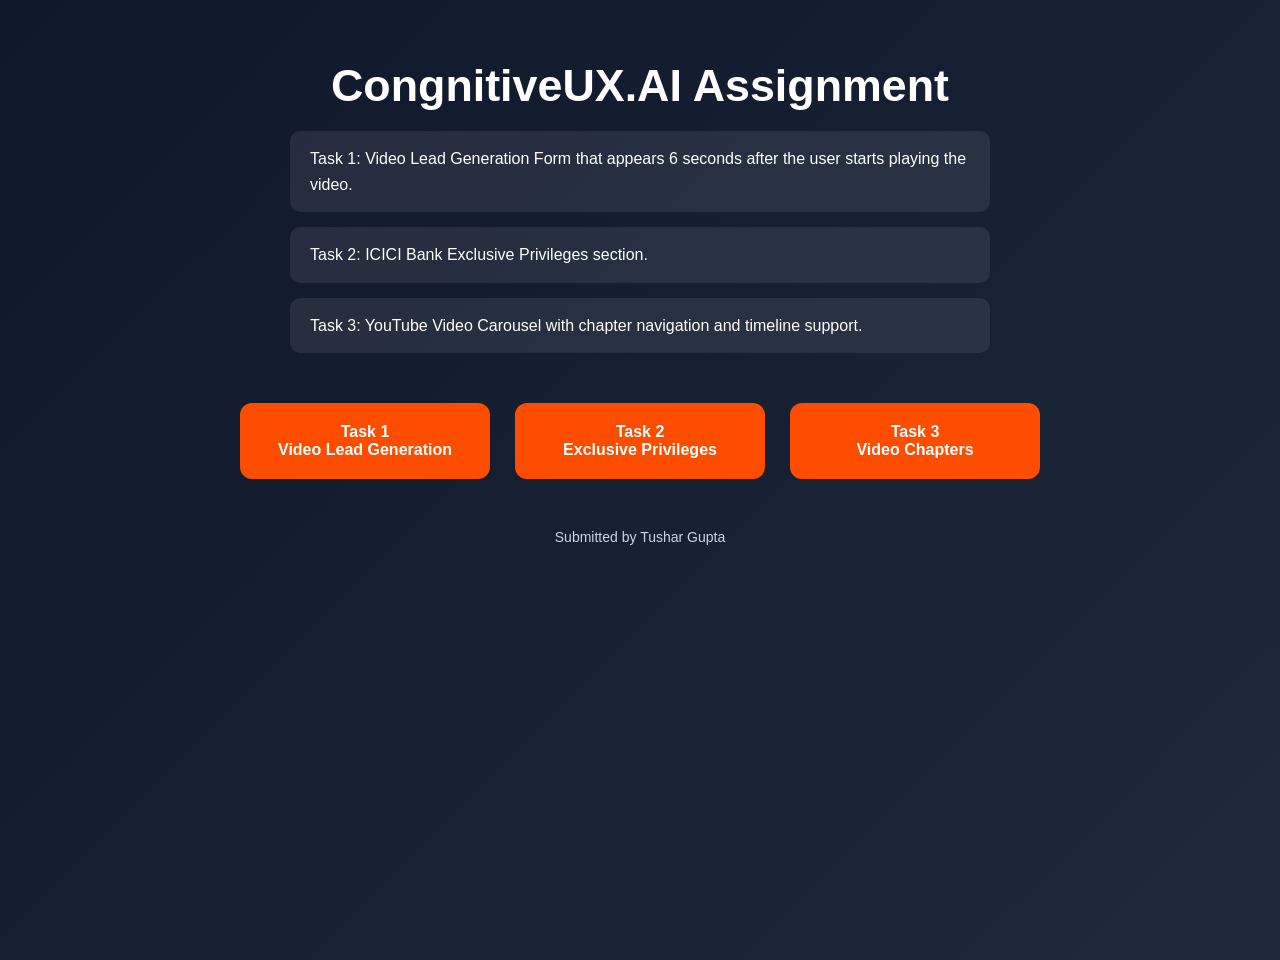
<file: index.html>
<!DOCTYPE html>
<html lang="en">
<head>
  <meta charset="UTF-8">
  <meta name="viewport" content="width=device-width, initial-scale=1.0">
  <title>Internship Assignment</title>

  <link rel="stylesheet" href="style.css">
</head>
<body>

  <div class="container">

    <h1>
        CongnitiveUX.AI Assignment
    </h1>

    <div class="description">

      <ul>

        <li>
          Task 1:
          Video Lead Generation Form that appears
          6 seconds after the user starts playing
          the video.
        </li>

        <li>
          Task 2:
         
          ICICI Bank Exclusive Privileges section.
        </li>

        <li>
          Task 3:
          YouTube Video Carousel with chapter
          navigation and timeline support.
        </li>

      </ul>

    </div>

    <div class="cards">

      <a href="./Internship-Assignment1/index.html">
        Task 1<br>
        Video Lead Generation
      </a>

      <a href="./Internship-Assignment2/index.html">
        Task 2<br>
        Exclusive Privileges
      </a>

      <a href="./Internship-Assignment3/index.html">
        Task 3<br>
        Video Chapters
      </a>

    </div>

    <div class="footer">
      Submitted by Tushar Gupta
    </div>

  </div>

</body>
</html>
</file>
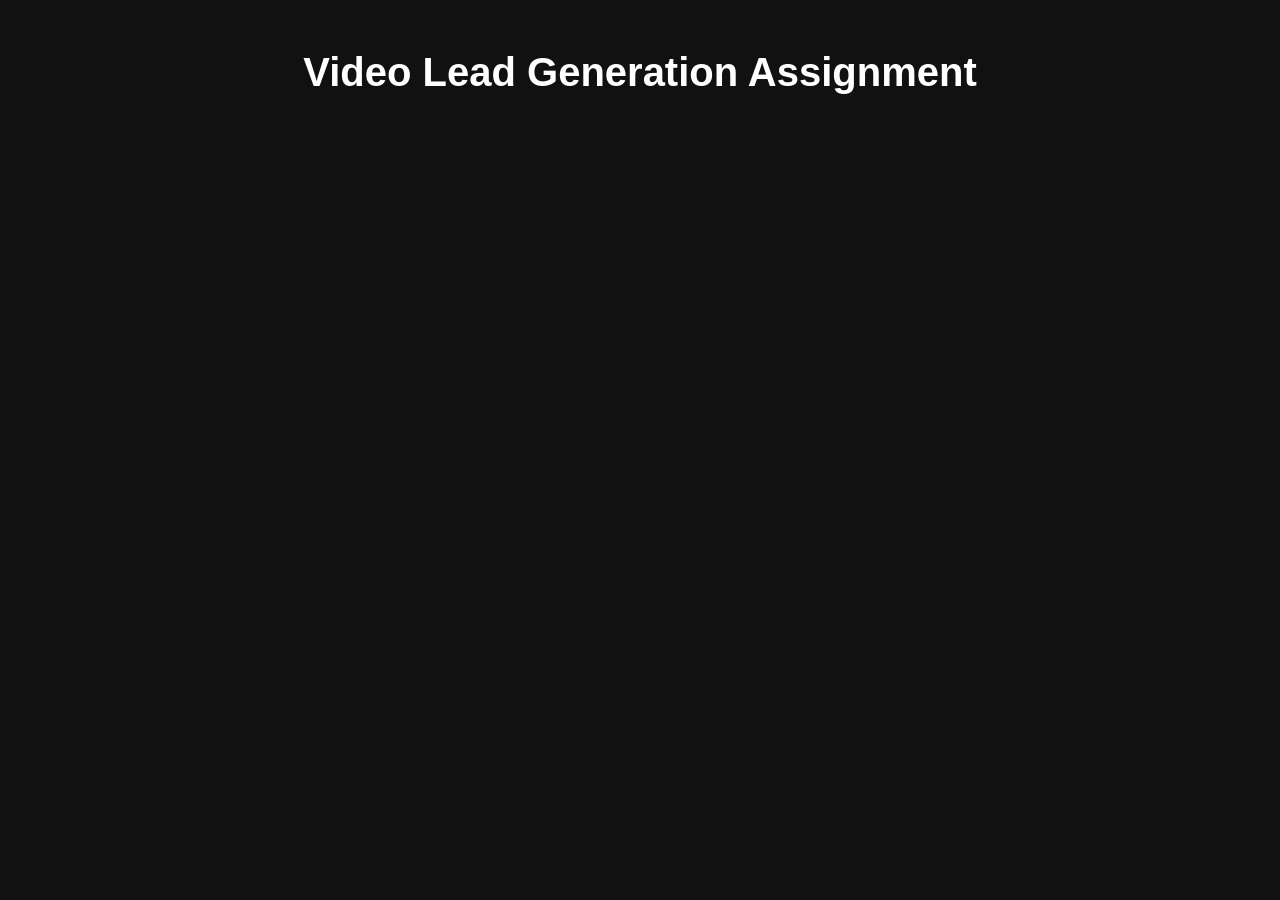
<file: Internship-Assignment/index.html>
<!DOCTYPE html>
<html lang="en">
<head>
  <meta charset="UTF-8" />

  <meta
    name="viewport"
    content="width=device-width, initial-scale=1.0"
  />

  <title>Video Lead Generation</title>

  <link
    rel="stylesheet"
    href="./css/style.css"
  />
</head>

<body>

  <div class="container">

    <h1>Video Lead Generation Assignment</h1>

    <!-- YouTube Player -->
    <div id="player"></div>

    <!-- Lead Form Modal -->
    <div class="modal" id="leadModal">

      <div class="modal-content">

        <span class="close-btn">&times;</span>

        <h2>Get More Information</h2>

        <p class="modal-text">
          Fill out the form below and our team will contact you shortly.
        </p>

       <form id="leadForm">

  <input
    id="name"
    type="text"
    placeholder="Enter Full Name"
    required
  >

  <input
    id="email"
    type="email"
    placeholder="Enter Email"
    required
  >

  <input
    id="phone"
    type="tel"
    placeholder="Enter Phone Number"
    required
  >

  <button type="submit">
    Get Callback
  </button>

</form>

      </div>

    </div>

  </div>

  <!-- YouTube API -->
  <script src="https://www.youtube.com/iframe_api"></script>

  <!-- Custom JS -->
  <script src="./js/script.js"></script>

</body>
</html>
</file>
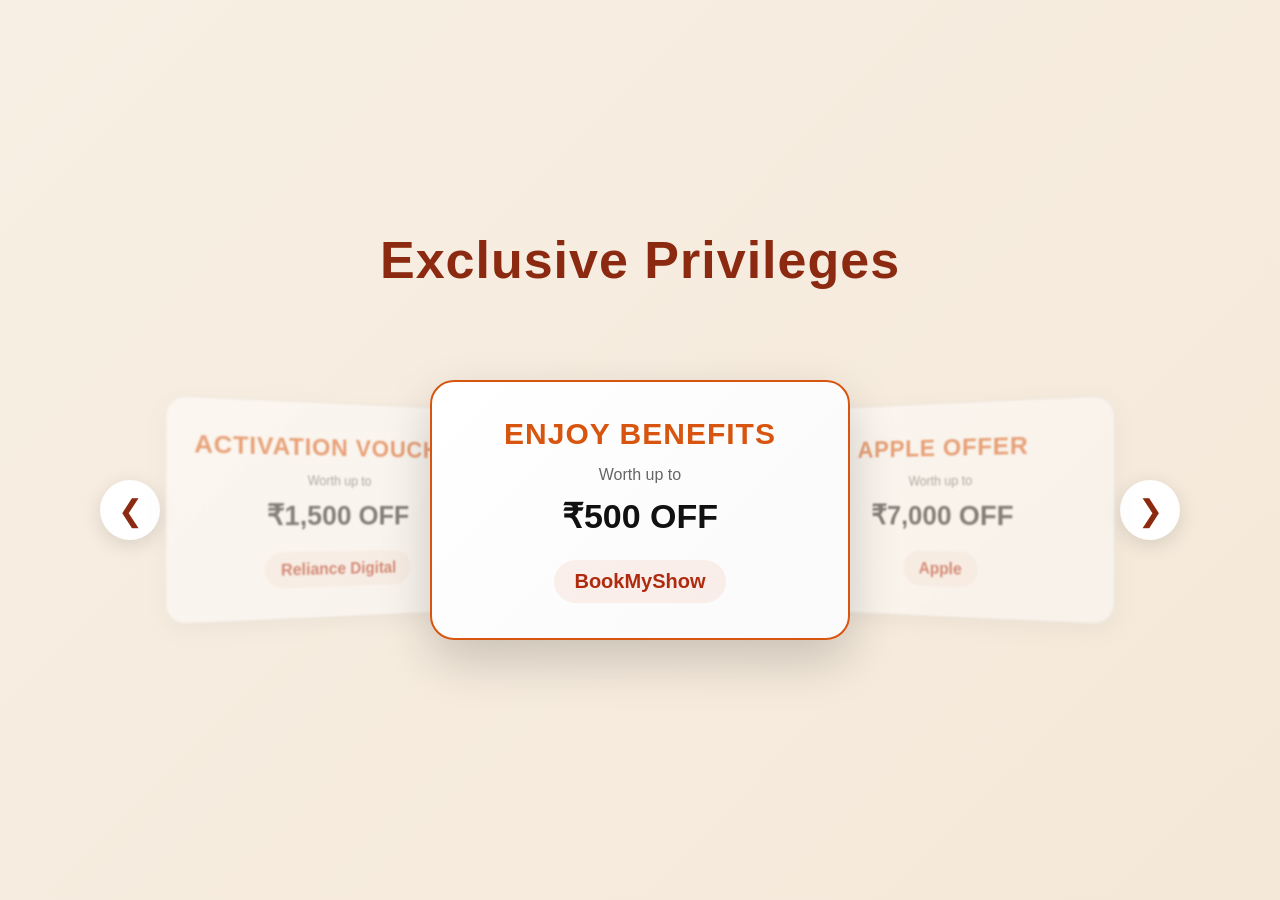
<file: Internship-Assignment2/index.html>
<!DOCTYPE html>
<html lang="en">
<head>
  <meta charset="UTF-8" />

  <meta
    name="viewport"
    content="width=device-width, initial-scale=1.0"
  />

  <title>Exclusive Privileges</title>

  <link
    rel="stylesheet"
    href="./css/style.css"
  />
</head>

<body>

<section class="Pri">

  <h2>Exclusive Privileges</h2>

  <div class="slider-container">

    <button
      id="prev"
      aria-label="Previous"
    >
      &#10094;
    </button>

    <div class="slider">

      <div
        class="card left-card"
      ></div>

      <div
        class="card active-card"
      ></div>

      <div
        class="card right-card"
      ></div>

    </div>

    <button
      id="next"
      aria-label="Next"
    >
      &#10095;
    </button>

  </div>

</section>

<script src="./js/script.js"></script>

</body>
</html>
</file>
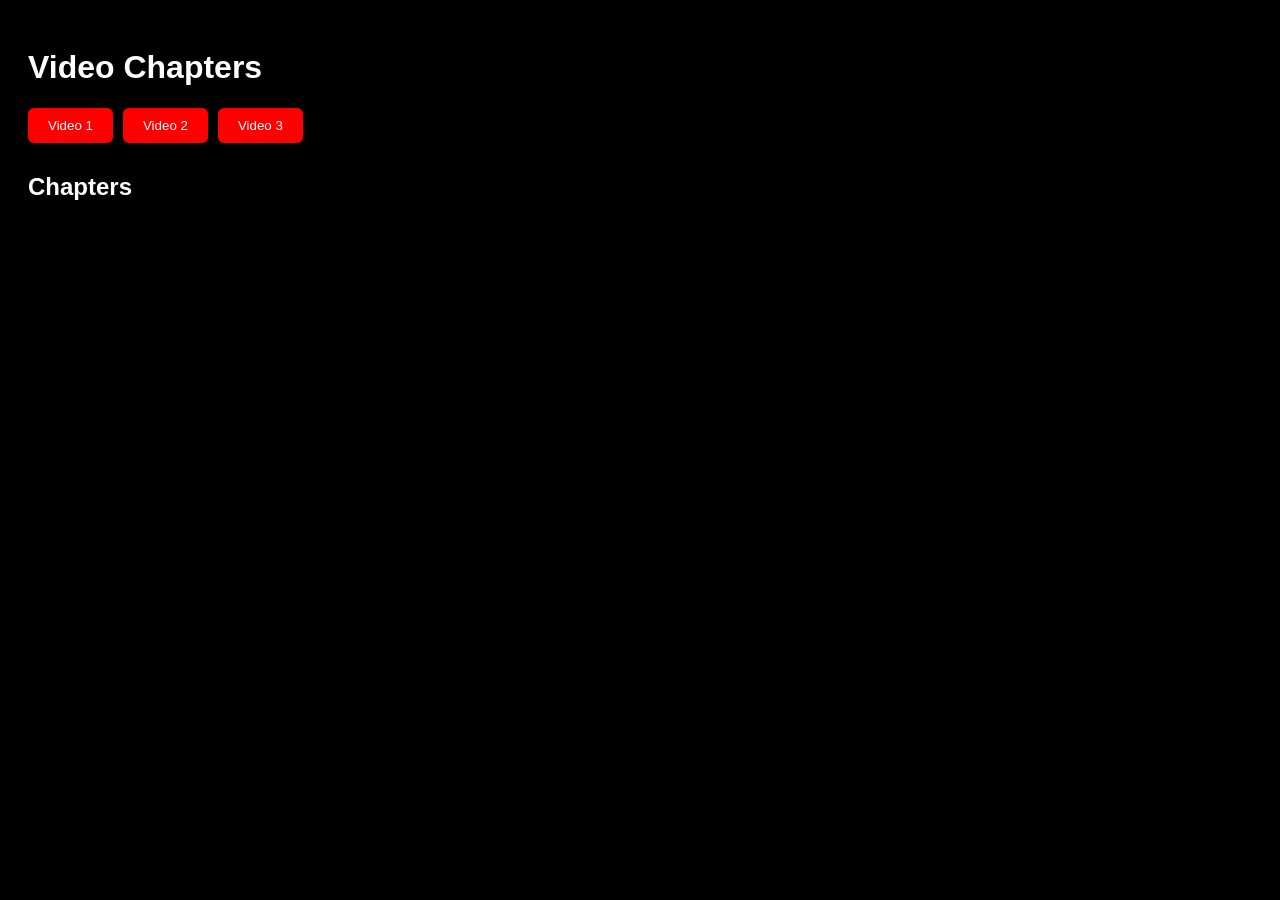
<file: Internship-Assignment3/index.html>
<!DOCTYPE html>
<html lang="en">

<head>
  <meta charset="UTF-8">
  <meta name="viewport" content="width=device-width, initial-scale=1.0">
  <title>Video Chapters</title>

  <link rel="stylesheet" href="style.css">
</head>

<body>

  <h1>Video Chapters</h1>
  <div class="video-buttons">

  <button id="video1">Video 1</button>

  <button id="video2">Video 2</button>

  <button id="video3">Video 3</button>

</div>

  <div id="player"></div>
  <div id="chapters">

  <h2>Chapters</h2>

  <ul id="chapterList"></ul>

</div>

  <script src="https://www.youtube.com/iframe_api"></script>

  <script src="script.js"></script>

</body>

</html>
</file>
<file: style.css>
* {
  margin: 0;
  padding: 0;
  box-sizing: border-box;
}

body {
  font-family: Arial, sans-serif;

  min-height: 100vh;

  background: linear-gradient(
    135deg,
    #0f172a,
    #1e293b
  );

  color: white;
}

.container {
  width: 90%;
  max-width: 1000px;

  margin: 60px auto;

  text-align: center;
}

h1 {
  font-size: 2.8rem;

  margin-bottom: 20px;

  color: #ffffff;
}

.description {
  max-width: 700px;

  margin: 0 auto 50px auto;
}

.description ul {
  list-style: none;
}

.description li {
  background: rgba(255,255,255,0.08);

  margin-bottom: 15px;

  padding: 15px 20px;

  border-radius: 10px;

  text-align: left;

  line-height: 1.6;
}

.cards {
  display: flex;

  justify-content: center;

  gap: 25px;

  flex-wrap: wrap;
}

.cards a {
  text-decoration: none;

  background: #ff4d00;

  color: white;

  padding: 20px 30px;

  border-radius: 12px;

  min-width: 250px;

  font-weight: bold;

  transition: 0.3s ease;
}

.cards a:hover {
  transform: translateY(-8px);

  background: #ff6a2a;

  box-shadow: 0 10px 25px rgba(255, 77, 0, 0.4);
}

.footer {
  margin-top: 50px;

  color: #cbd5e1;

  font-size: 14px;
}
</file>
<file: Internship-Assignment/css/style.css>
* {
  margin: 0;
  padding: 0;
  box-sizing: border-box;
}

body {
  background: #0f0f0f;
  color: white;
}

body {
  background: #111;
  color: white;
  font-family: Arial, sans-serif;
}

.container {
  width: 90%;
  max-width: 1200px;
  margin: 50px auto;
}

h1 {
  text-align: center;

  margin-bottom: 30px;

  font-size: 2.5rem;
}


.modal {
  display: none;

  position: fixed;

  top: 0;
  left: 0;

  width: 100%;
  height: 100%;

  background: rgba(0,0,0,0.7);

  justify-content: center;
  align-items: center;

  z-index: 999;
}

.modal-content {
  background: white;

  color: black;

  width: 400px;

  padding: 30px;

  border-radius: 12px;

  position: relative;
}

.modal-content h2 {
  margin-bottom: 20px;
}

.modal-content form {
  display: flex;

  flex-direction: column;

  gap: 15px;
}

.modal-content input {
  padding: 12px;

  border: 1px solid #ccc;

  border-radius: 6px;
}

.modal-content button {
  padding: 12px;

  background: #ff0000;

  color: white;

  border: none;

  cursor: pointer;

  border-radius: 6px;
}

.close-btn {
  position: absolute;

  top: 10px;
  right: 15px;

  font-size: 24px;

  cursor: pointer;
}
</file>
<file: Internship-Assignment2/css/style.css>
* {
  margin: 0;
  padding: 0;
  box-sizing: border-box;
}



body {
  font-family: Arial, sans-serif;

  background: linear-gradient(
    135deg,
    #f8efe4,
    #f4e8d8
  );

  min-height: 100vh;

  display: flex;

  justify-content: center;

  align-items: center;
}



.Pri {
  width: 100%;

  max-width: 1200px;

  padding: 80px 20px;

  text-align: center;
}

.Pri h2 {
  font-size: 52px;

  color: #8b2a10;

  margin-bottom: 60px;

  font-weight: 800;

  letter-spacing: 1px;
}



.slider-container {
  display: flex;

  align-items: center;

  justify-content: center;

  gap: 30px;
}

.slider {
  position: relative;

  width: 900px;

  height: 320px;

  perspective: 1400px;
}



.card {
  position: absolute;

  top: 50%;

  left: 50%;

  width: 420px;

  height: 260px;

  background: linear-gradient(
    135deg,
    #ffffff,
    #fafafa
  );

  border-radius: 24px;

  padding: 30px;

  display: flex;

  flex-direction: column;

  justify-content: center;

  align-items: center;

  text-align: center;

  border: 1px solid rgba(0, 0, 0, 0.08);

  transition: all 0.5s ease;

  overflow: hidden;

  box-shadow:
    0 8px 25px rgba(0, 0, 0, 0.08);
}



.active-card {
  transform: translate(-50%, -50%) scale(1);

  z-index: 3;

  opacity: 1;

  border: 2px solid #d85510;

  box-shadow:
    0 20px 50px rgba(0, 0, 0, 0.18);
}



.left-card {
  transform:
    translate(-50%, -50%)
    translateX(-300px)
    rotateY(35deg)
    scale(0.82);

  opacity: 0.5;

  z-index: 1;

  filter: blur(1px);
}



.right-card {
  transform:
    translate(-50%, -50%)
    translateX(300px)
    rotateY(-35deg)
    scale(0.82);

  opacity: 0.5;

  z-index: 1;

  filter: blur(1px);
}



.card h3 {
  color: #d85510;

  font-size: 30px;

  font-weight: 900;

  margin-bottom: 15px;

  text-transform: uppercase;

  letter-spacing: 1px;
}

.card p {
  color: #666;

  font-size: 16px;

  margin-bottom: 12px;
}

.card span {
  color: #111;

  font-size: 34px;

  font-weight: 900;
}



.brand {
  margin-top: 24px;

  color: #b02a0f;

  font-size: 20px;

  font-weight: 700;

  padding: 10px 20px;

  background: rgba(216, 85, 16, 0.08);

  border-radius: 50px;
}



#prev,
#next {
  width: 60px;

  height: 60px;

  border: none;

  border-radius: 50%;

  background: white;

  color: #8b2a10;

  font-size: 30px;

  cursor: pointer;

  transition: all 0.3s ease;

  box-shadow:
    0 5px 20px rgba(0, 0, 0, 0.12);
}

#prev:hover,
#next:hover {
  transform: scale(1.15);

  background: #8b2a10;

  color: white;
}



@media (max-width: 900px) {
  .slider {
    width: 100%;
  }

  .card {
    width: 320px;

    height: 220px;
  }

  .left-card {
    transform:
      translate(-50%, -50%)
      translateX(-220px)
      rotateY(25deg)
      scale(0.8);
  }

  .right-card {
    transform:
      translate(-50%, -50%)
      translateX(220px)
      rotateY(-25deg)
      scale(0.8);
  }

  .Pri h2 {
    font-size: 38px;
  }
}


@media (max-width: 900px) {

  .Pri h2 {
    font-size: 38px;
  }

  .slider {
    width: 100%;
    height: 300px;
  }

  .card {
    width: 320px;
    height: 220px;
  }

  .left-card {
    transform:
      translate(-50%, -50%)
      translateX(-220px)
      rotateY(25deg)
      scale(0.8);
  }

  .right-card {
    transform:
      translate(-50%, -50%)
      translateX(220px)
      rotateY(-25deg)
      scale(0.8);
  }

  #prev,
  #next {
    width: 50px;
    height: 50px;
    font-size: 24px;
  }
}




@media (max-width: 600px) {

  .Pri {
    padding: 40px 15px;
  }

  .Pri h2 {
    font-size: 28px;
    margin-bottom: 25px;
  }

  .slider-container {
    position: relative;
    width: 100%;
  }

  .slider {
    width: 100%;
    height: 240px;
  }

  .card {
    width: 90%;
    max-width: 300px;
    height: 190px;
    padding: 18px;
  }



  .left-card,
  .right-card {
    display: none;
  }

  .active-card {
    transform: translate(-50%, -50%);
    z-index: 1;
  }

  .card h3 {
    font-size: 20px;
  }

  .card p {
    font-size: 14px;
  }

  .card span {
    font-size: 24px;
  }

  .brand {
    font-size: 14px;
    padding: 8px 14px;
  }

  #prev,
  #next {
    position: absolute;

    top: 50%;

    transform: translateY(-50%);

    width: 40px;
    height: 40px;

    font-size: 18px;

    z-index: 9999;

    pointer-events: auto;
  }

  #prev {
    left: 0;
  }

  #next {
    right: 0;
  }
}
</file>
<file: Internship-Assignment3/style.css>
body{
  background:black;
  color:white;
  font-family:Arial;
  padding:20px;
}

#player{
  margin-top:20px;
}

#chapters{
  margin-top:30px;
}

#chapterList{
  list-style:none;
  padding:0;
}

#chapterList li{

  background:#222;

  padding:12px;

  margin-bottom:10px;

  border-radius:8px;

  cursor:pointer;
}

#chapterList li:hover{
  background:#444;
}
.video-buttons{

  display:flex;

  gap:10px;

  margin-bottom:20px;
}

.video-buttons button{

  padding:10px 20px;

  border:none;

  cursor:pointer;

  background:#ff0000;

  color:white;

  border-radius:6px;
}
</file>
